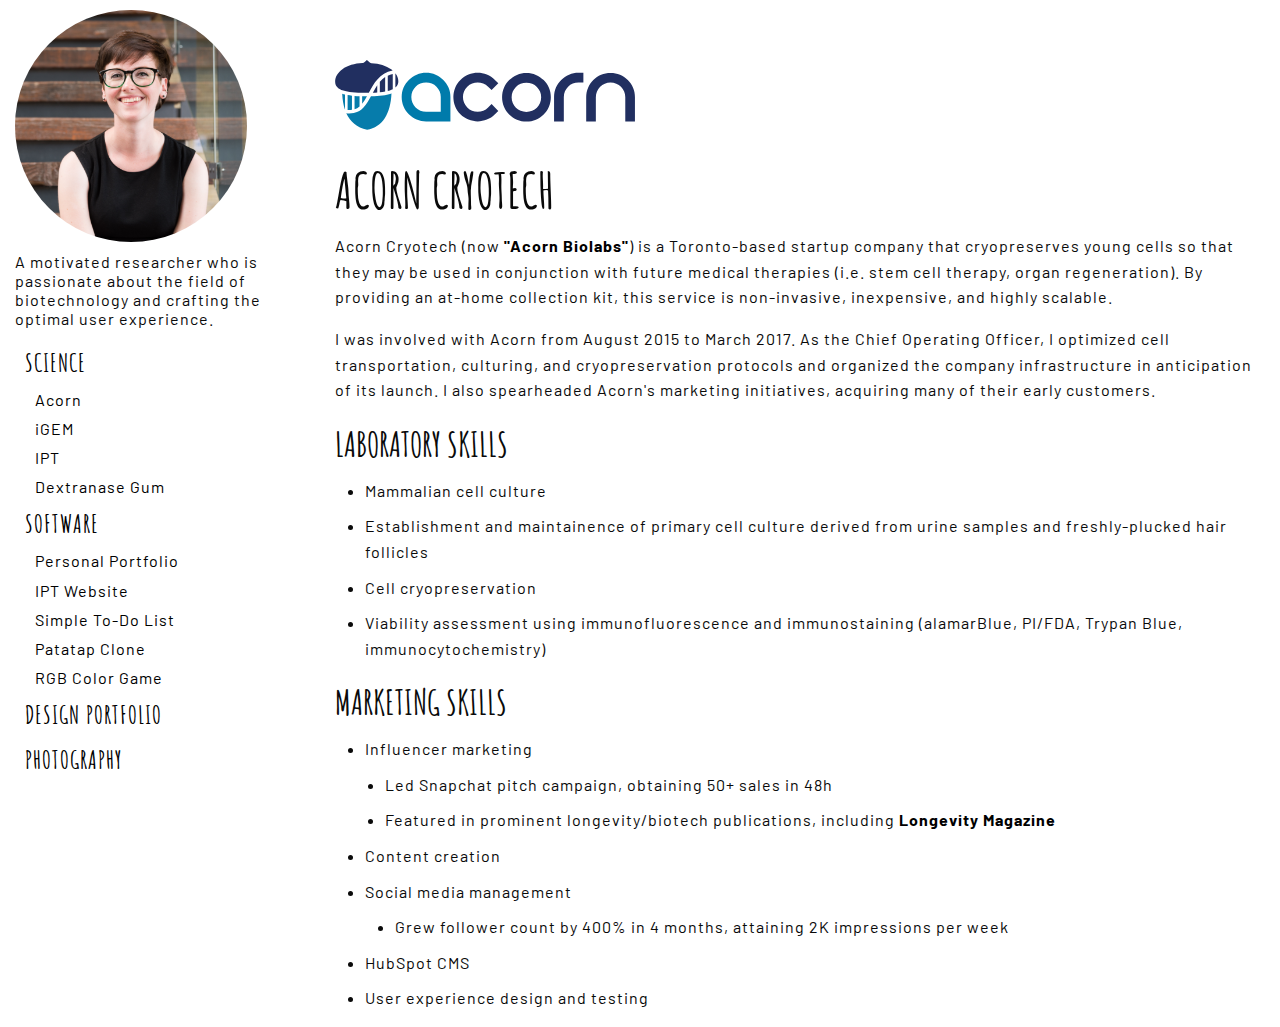
<file: acorn.html>
<!DOCTYPE html>
<html class="no-js" lang="en" dir="ltr">

<head>
	<script async src="https://www.googletagmanager.com/gtag/js?id=UA-117603983-1"></script>
	<script>
		window.dataLayer = window.dataLayer || [];
		function gtag(){dataLayer.push(arguments);}
		gtag('js', new Date());
		gtag('config', 'UA-117603983-1');
	</script>
    <meta charset="utf-8">
    <meta http-equiv="x-ua-compatible" content="ie=edge">
    <meta name="viewport" content="width=device-width, initial-scale=1.0">
    <title>Acorn | Science Projects | Erin Laidley</title>
    <link href="https://fonts.googleapis.com/css?family=Amatic+SC|Barlow" rel="stylesheet">
    <link rel="stylesheet" href="css/foundation.css">
    <link rel="stylesheet" href="css/foundation-icons.css">
    <link rel="stylesheet" href="css/app.css">
  </head>
  <body id="acorn-home">

     <div class="title-bar" data-responsive-toggle="sidebar" data-hide-for="medium">
            <button class="menu-icon" type="button" data-toggle></button>
            <div class="title-bar-title">Menu</div>
        </div>
        <div class="grid-x grid-padding-x">
            <div id="sidebar" class="small-12 medium-4 large-3 cell">
            <a href="index.html"><img id="header-img" src="assets/img/erin02.jpg"></a>
            <p>A motivated researcher who is passionate about the field of biotechnology and crafting the optimal user experience.</p>
            <ul class="no-bullet">
                <li><a href="science.html"><h3>Science</h3></a>
                    <ul class="no-bullet">
                        <li><a href="acorn.html">Acorn</a></li>
                        <li><a href="igem.html">iGEM</a></li>
                        <li><a href="ipt.html">IPT</a></li>
                        <li><a href="dextranase.html">Dextranase Gum</a></li>
                    </ul>
                </li>
                <li><a href="software.html"><h3>Software</h3></a>
                    <ul class="no-bullet">
                        <li><a href="portfolio.html">Personal Portfolio</a></li>
                        <li><a href="ipt-site.html">IPT Website</a></li>
                        <li><a href="to-do.html">Simple To-Do List</a></li>
                        <li><a href="patatap.html">Patatap Clone</a></li>
                        <li><a href="color-game.html">RGB Color Game</a></li>
                    </ul>
                </li>
                <li><a href="https://www.behance.net/ERIN_LAIDLfb1b"><h3>Design Portfolio</h3></a></li>
                <li><a href="https://instagram.com/eclaidley"><h3>Photography</h3></a></li>
            </ul>
        </div>

    <div class="small-12 medium-8 large-9 cell">
        <div class="grid-container fluid">
            <div class="grid-x grid-padding-x">
                <div class="small-8 cell">
                    <img class="science-logo" src="assets/img/acorn-logo.svg" alt="Acorn Cryotech logo">
                </div>
                <div class="small-12 cell">
                    <h1 id="h1secondary">Acorn Cryotech</h1>
                    <p>Acorn Cryotech (now <a target="_blank" href="https://www.acornbiolabs.com"><strong>"Acorn Biolabs"</strong></a>) is a Toronto-based startup company that cryopreserves young cells so that they may be used in conjunction with future medical therapies (i.e. stem cell therapy, organ regeneration). By providing an at-home collection kit, this service is non-invasive, inexpensive, and highly scalable.</p>
                    <p>I was involved with Acorn from August 2015 to March 2017. As the Chief Operating Officer, I optimized cell transportation, culturing, and cryopreservation protocols and organized the company infrastructure in anticipation of its launch. I also spearheaded Acorn's marketing initiatives, acquiring many of their early customers.
                    </p>
                </div>
                <div class="small-12 cell">
                    <h2>Laboratory Skills</h2>
                    <ul>
                        <li>Mammalian cell culture</li>
                        <li>Establishment and maintainence of primary cell culture derived from urine samples and freshly-plucked hair follicles</li>
                        <li>Cell cryopreservation</li>
                        <li>Viability assessment using immunofluorescence and immunostaining (alamarBlue, PI/FDA, Trypan Blue, immunocytochemistry)</li>
                    </ul>
                </div>
                <div class="small-12 cell">
                    <h2>Marketing Skills</h2>
                    <ul>
                        <li>Influencer marketing</li>
                            <ul>
                                <li>Led Snapchat pitch campaign, obtaining 50+ sales in 48h</li>
                                <li>Featured in prominent longevity/biotech publications, including <a target="_blank" href="http://www.longevitylive.com/anti-aging-beauty/freezing-stem-cells-to-stay-young/"><strong>Longevity Magazine</strong></a></li>
                            </ul>
                        <li>Content creation</li>
                        <li>Social media management
                            <ul>
                                <li>Grew follower count by 400% in 4 months, attaining 2K impressions per week</li>
                            </ul>
                        </li>
                        <li>HubSpot CMS</li>
                        <li>User experience design and testing</li>
                    </ul>
                </div>
            </div>
        </div> 
    </div>


    <script src="js/vendor/jquery.js"></script>
    <script src="js/vendor/what-input.js"></script>
    <script src="js/vendor/foundation.js"></script>
    <script src="js/app.js"></script>
  
  </body>
</html>
</file>
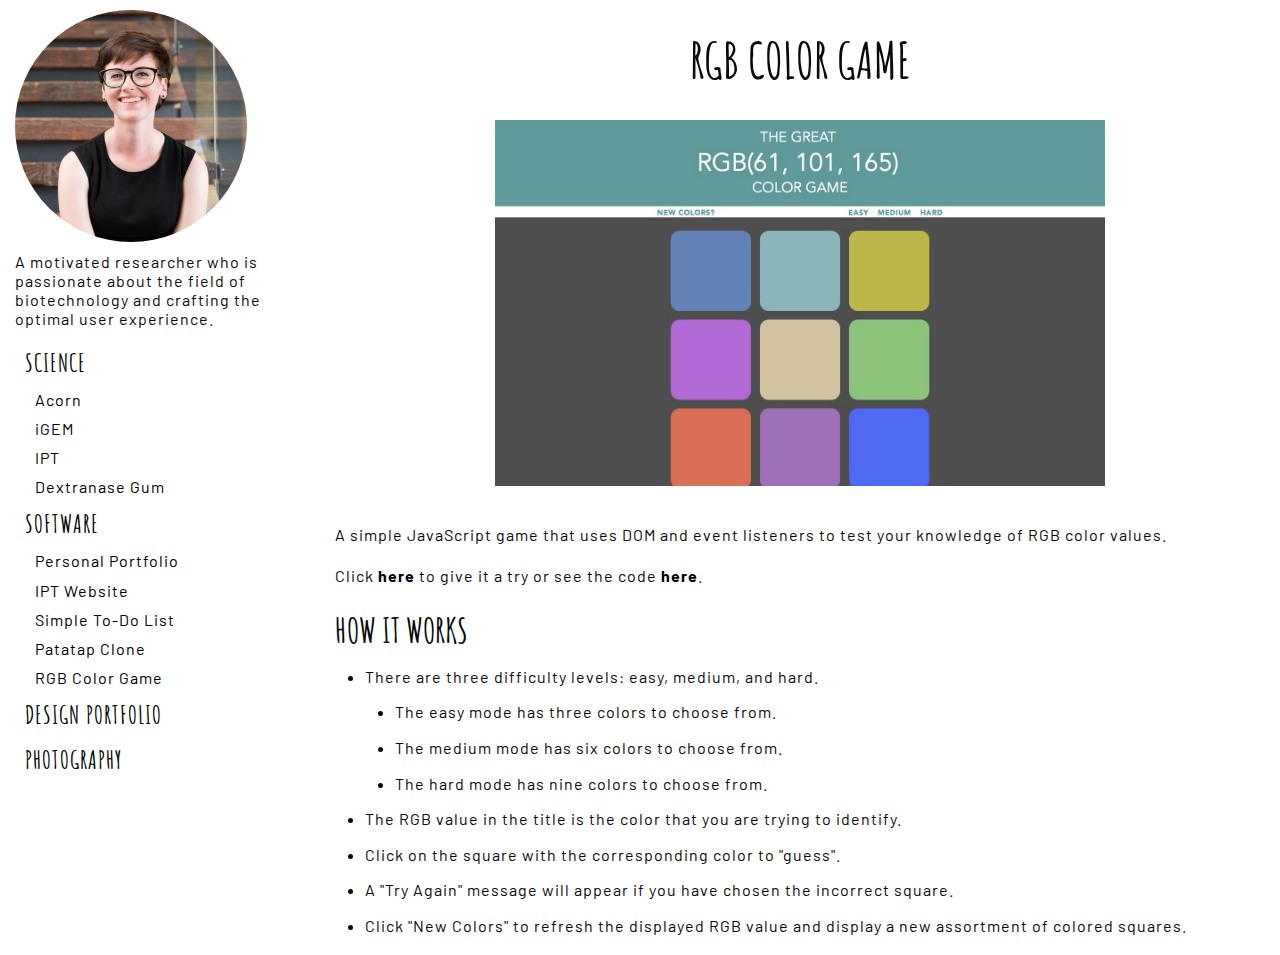
<file: color-game.html>
<!DOCTYPE html>

<html class="no-js" lang="en" dir="ltr">
  
  <head>
    <script async src="https://www.googletagmanager.com/gtag/js?id=UA-117603983-1"></script>
    <script>
        window.dataLayer = window.dataLayer || [];
        function gtag(){dataLayer.push(arguments);}
        gtag('js', new Date());
        gtag('config', 'UA-117603983-1');
    </script>
    <meta charset="utf-8">
    <meta http-equiv="x-ua-compatible" content="ie=edge">
    <meta name="viewport" content="width=device-width, initial-scale=1.0">
    <title>RGB Color Game | Software Projects | Erin Laidley</title>
    <link href="https://fonts.googleapis.com/css?family=Amatic+SC|Barlow" rel="stylesheet">
    <link rel="stylesheet" href="css/foundation.css">
    <link rel="stylesheet" href="css/foundation-icons.css">
    <link rel="stylesheet" href="css/app.css">
  </head>

  <body id="color-game-home">

     <div class="title-bar" data-responsive-toggle="sidebar" data-hide-for="medium">
            <button class="menu-icon" type="button" data-toggle></button>
            <div class="title-bar-title">Menu</div>
        </div>
        <div class="grid-x grid-padding-x">
            <div id="sidebar" class="small-12 medium-4 large-3 cell">
            <a href="index.html"><img id="header-img" src="assets/img/erin02.jpg"></a>
            <p>A motivated researcher who is passionate about the field of biotechnology and crafting the optimal user experience.</p>
            <ul class="no-bullet">
                <li><a href="science.html"><h3>Science</h3></a>
                    <ul class="no-bullet">
                        <li><a href="acorn.html">Acorn</a></li>
                        <li><a href="igem.html">iGEM</a></li>
                        <li><a href="ipt.html">IPT</a></li>
                        <li><a href="dextranase.html">Dextranase Gum</a></li>
                    </ul>
                </li>
                <li><a href="software.html"><h3>Software</h3></a>
                    <ul class="no-bullet">
                        <li><a href="portfolio.html">Personal Portfolio</a></li>
                        <li><a href="ipt-site.html">IPT Website</a></li>
                        <li><a href="to-do.html">Simple To-Do List</a></li>
                        <li><a href="patatap.html">Patatap Clone</a></li>
                        <li><a href="color-game.html">RGB Color Game</a></li>
                    </ul>
                </li>
                <li><a href="https://www.behance.net/ERIN_LAIDLfb1b"><h3>Design Portfolio</h3></a></li>
                <li><a href="https://instagram.com/eclaidley"><h3>Photography</h3></a></li>
            </ul>
        </div>

    <div class="small-12 medium-8 large-9 cell">
      <h1 class="h1secondary">RGB Color Game</h1>
        <div class="grid-container fluid">
          <div class="grid-x grid-padding-x">
            <div id="patatap-img" class="small-8 cell">
              <img src="assets/img/color-game.jpeg" alt="Color game demo" style="opacity: 0.8;">
            </div>
            <div class="small-12 cell">
              <p>A simple JavaScript game that uses DOM and event listeners to test your knowledge of RGB color values.</p>
                <p>Click <strong><a href="https://eclaidley.github.io/rgb-color-game/index">here</a></strong> to give it a try or see the code <strong><a href="https://github.com/eclaidley/rgb-color-game">here</a></strong>.</p>
              <h2>How It Works</h2>
              <ul>
                <li>There are three difficulty levels: easy, medium, and hard.
                  <ul>
                    <li>The easy mode has three colors to choose from.</li>
                    <li>The medium mode has six colors to choose from.</li>
                    <li>The hard mode has nine colors to choose from.</li>
                  </ul>
                </li>
                <li>The RGB value in the title is the color that you are trying to identify.</li>
                <li>Click on the square with the corresponding color to "guess".</li>
                <li>A "Try Again" message will appear if you have chosen the incorrect square.</li>
                <li>Click "New Colors" to refresh the displayed RGB value and display a new assortment of colored squares.</li>
              </ul>
             </div>
          </div>
        </div>
      </div>

   	<script src="js/vendor/jquery.js"></script>
    <script src="js/vendor/what-input.js"></script>
    <script src="js/vendor/foundation.js"></script>
    <script src="js/app.js"></script>
  
  </body>
</html>
</file>
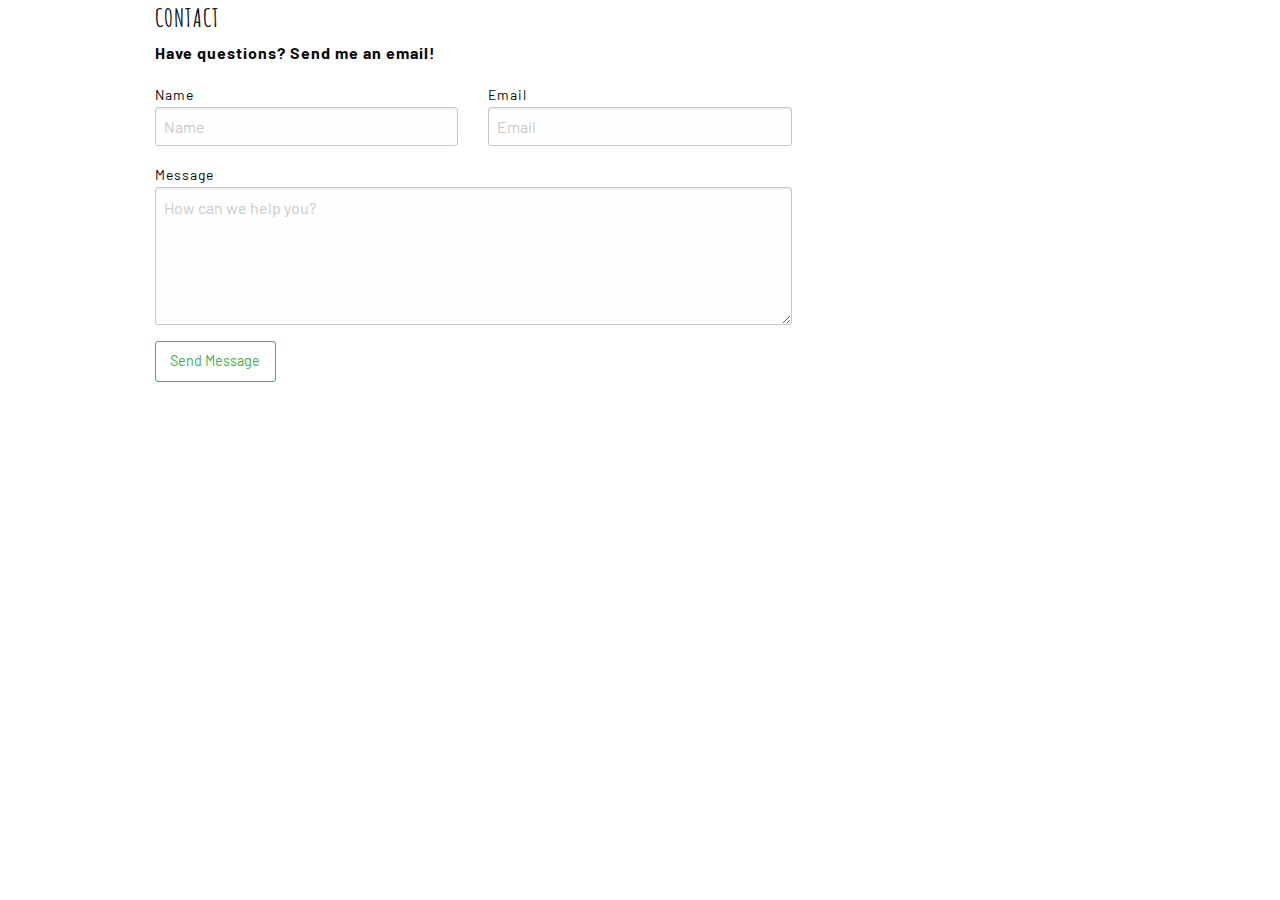
<file: contact.html>
<!DOCTYPE html>

<html class="no-js" lang="en" dir="ltr">
  
  <head>
    <meta charset="utf-8">
    <meta http-equiv="x-ua-compatible" content="ie=edge">
    <meta name="viewport" content="width=device-width, initial-scale=1.0">
    <title>Contact | Erin Laidley</title>
    <link href="https://fonts.googleapis.com/css?family=Amatic+SC|Barlow" rel="stylesheet">
    <link rel="stylesheet" href="css/foundation.css">
    <link rel="stylesheet" href="css/foundation-icons.css">
    <link rel="stylesheet" href="css/app.css">
  </head>

  <body id="contact-home">

    <div id="contact-form" class="grid-container">
      <div class="grid-x grid-padding-x">
        <div class="medium-6 large-8 cell">
          <h3>Contact</h3>
          <p id="contact-form-header"><strong>Have questions? Send me an email!</strong></p>
          <form class="grid-x grid-padding-x">
            <div class="medium-6 cell">
              <label>Name
                <input type="text" placeholder="Name">
              </label>
            </div>
            <div class="medium-6 cell">
              <label>Email
                <input type="text" placeholder="Email">
              </label>
            </div>
            <div class="medium-12 cell">
              <label>Message
                <textarea placeholder="How can we help you?" rows="5"></textarea>
              </label>
            </div>
            <div class="medium-12 cell">
              <input type="submit" name="submit" value="Send Message" class="hollow button medium">
            </div>
          </form>
        </div>
      </div>
    </div>

   <script src="js/vendor/jquery.js"></script>
   <script src="js/vendor/what-input.js"></script>
   <script src="js/vendor/foundation.js"></script>
   <script src="js/app.js"></script>
  
  </body>
</html>
</file>
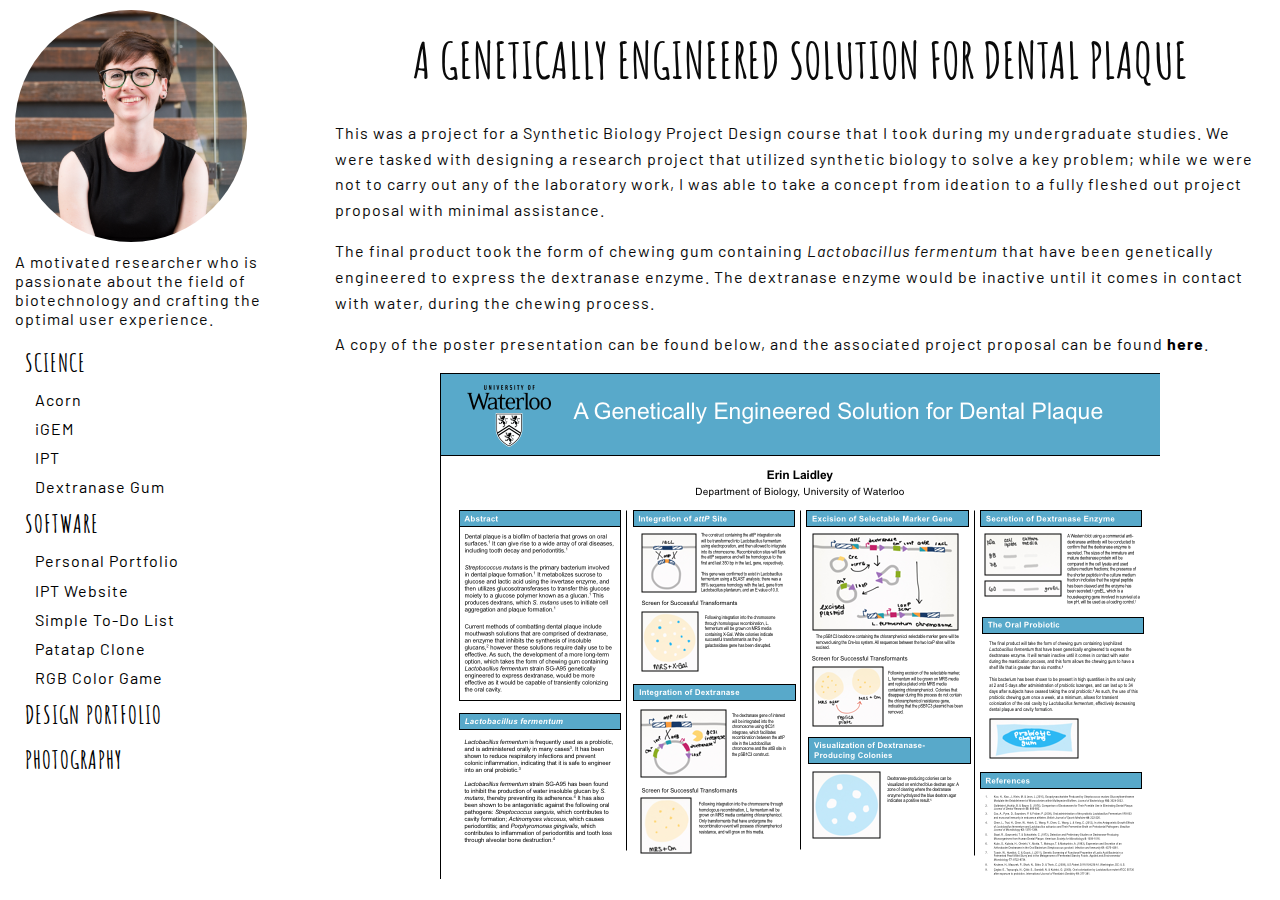
<file: dextranase.html>
<!DOCTYPE html>

<html class="no-js" lang="en" dir="ltr">
  
  <head>
    <script async src="https://www.googletagmanager.com/gtag/js?id=UA-117603983-1"></script>
    <script>
        window.dataLayer = window.dataLayer || [];
        function gtag(){dataLayer.push(arguments);}
        gtag('js', new Date());
        gtag('config', 'UA-117603983-1');
    </script>
    <meta charset="utf-8">
    <meta http-equiv="x-ua-compatible" content="ie=edge">
    <meta name="viewport" content="width=device-width, initial-scale=1.0">
    <title>Dextranase Gum | Science Projects | Erin Laidley</title>
    <link href="https://fonts.googleapis.com/css?family=Amatic+SC|Barlow" rel="stylesheet">
    <link rel="stylesheet" href="css/foundation.css">
    <link rel="stylesheet" href="css/foundation-icons.css">
    <link rel="stylesheet" href="css/app.css">
  </head>

  <body id="dextranase-home">

        <div class="title-bar" data-responsive-toggle="sidebar" data-hide-for="medium">
            <button class="menu-icon" type="button" data-toggle></button>
            <div class="title-bar-title">Menu</div>
        </div>
        <div class="grid-x grid-padding-x">
            <div id="sidebar" class="small-12 medium-4 large-3 cell">
            <a href="index.html"><img id="header-img" src="assets/img/erin02.jpg"></a>
            <p>A motivated researcher who is passionate about the field of biotechnology and crafting the optimal user experience.</p>
            <ul class="no-bullet">
                <li><a href="science.html"><h3>Science</h3></a>
                    <ul class="no-bullet">
                        <li><a href="acorn.html">Acorn</a></li>
                        <li><a href="igem.html">iGEM</a></li>
                        <li><a href="ipt.html">IPT</a></li>
                        <li><a href="dextranase.html">Dextranase Gum</a></li>
                    </ul>
                </li>
                <li><a href="software.html"><h3>Software</h3></a>
                    <ul class="no-bullet">
                        <li><a href="portfolio.html">Personal Portfolio</a></li>
                        <li><a href="ipt-site.html">IPT Website</a></li>
                        <li><a href="to-do.html">Simple To-Do List</a></li>
                        <li><a href="patatap.html">Patatap Clone</a></li>
                        <li><a href="color-game.html">RGB Color Game</a></li>
                    </ul>
                </li>
                <li><a href="https://www.behance.net/ERIN_LAIDLfb1b"><h3>Design Portfolio</h3></a></li>
                <li><a href="https://instagram.com/eclaidley"><h3>Photography</h3></a></li>
            </ul>
        </div>

    <div class="small-12 medium-8 large-9 cell">
        <div class="grid-container fluid">
            <div class="grid-x grid-padding-x">
                <div class="small-12 cell">    
                    <h1 class="h1secondary">A Genetically Engineered Solution for Dental Plaque</h1>
                </div>
                <div class="small-12 cell">
                    <p>This was a project for a Synthetic Biology Project Design course that I took during my undergraduate studies. We were tasked with designing a research project that utilized synthetic biology to solve a key problem; while we were not to carry out any of the laboratory work, I was able to take a concept from ideation to a fully fleshed out project proposal with minimal assistance.</p>
                    <p>The final product took the form of chewing gum containing <em>Lactobacillus fermentum</em> that have been genetically engineered to express the dextranase enzyme. The dextranase enzyme would be inactive until it comes in contact with water, during the chewing process.</p>
                    <p>A copy of the poster presentation can be found below, and the associated project proposal can be found <a href="https://www.dropbox.com/sh/rx9dal8fr5xri9y/AABivrBEMvElL5ITbvpYbf5fa?dl=0"><strong>here</strong></a>.</p>
                </div>
                <div class="small-12 cell text-center">
                    <img id="synbio-poster" src="assets/img/349-Poster.png" alt="A poster showing the experimental process to produce dextranase-based chewing gum">
                </div>
            </div> 
        </div>
    </div>

    <script src="js/vendor/jquery.js"></script>
    <script src="js/vendor/what-input.js"></script>
    <script src="js/vendor/foundation.js"></script>
    <script src="js/app.js"></script>
  
  </body>
</html>
</file>
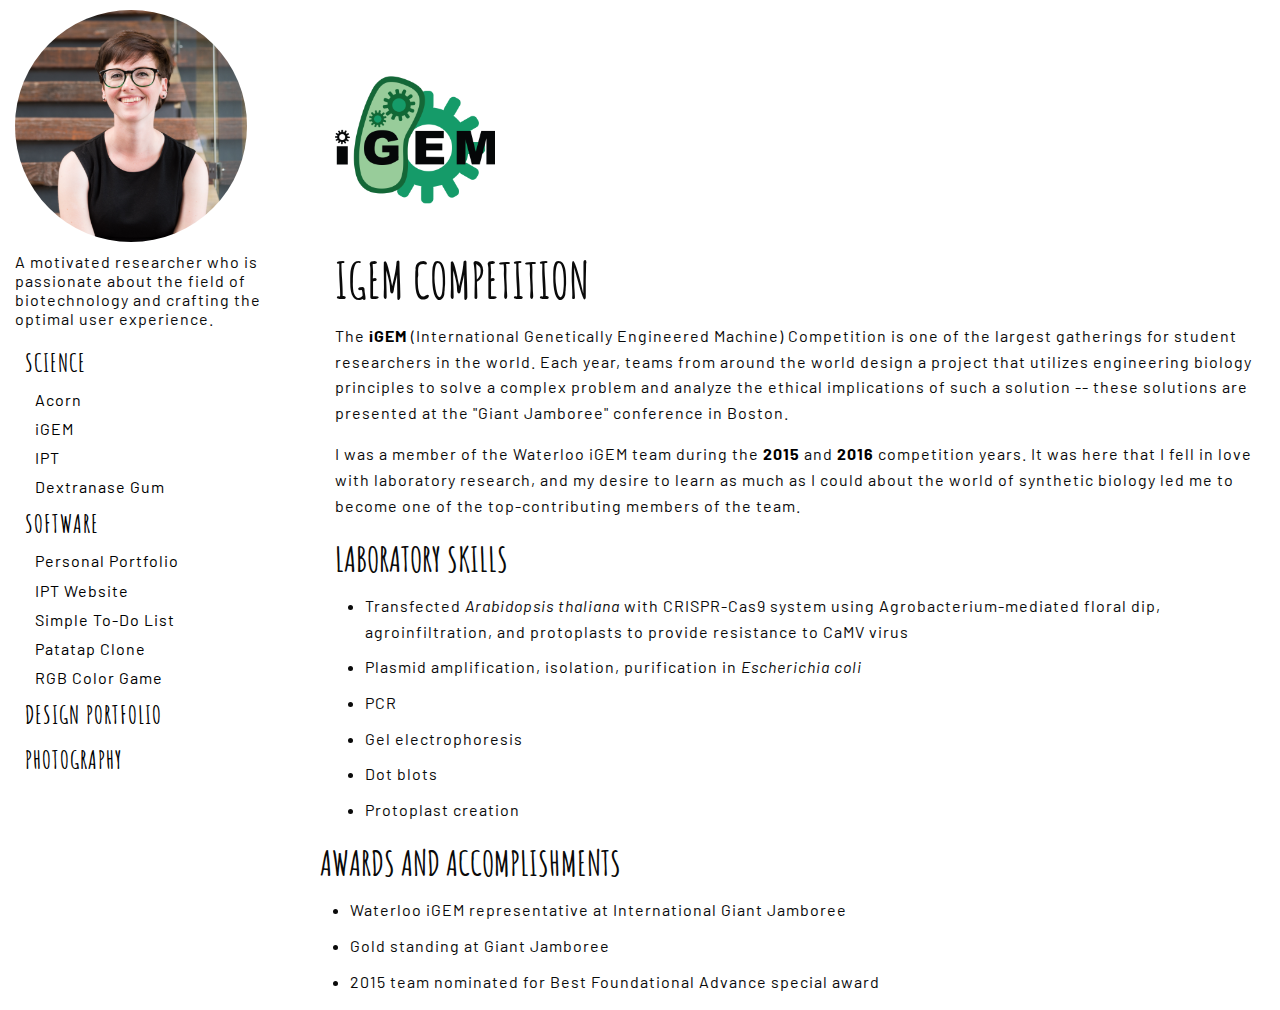
<file: igem.html>
<!DOCTYPE html>

<html class="no-js" lang="en" dir="ltr">
  
  <head>
  <script async src="https://www.googletagmanager.com/gtag/js?id=UA-117603983-1"></script>
  <script>
    window.dataLayer = window.dataLayer || [];
    function gtag(){dataLayer.push(arguments);}
    gtag('js', new Date());
    gtag('config', 'UA-117603983-1');
  </script>
    <meta charset="utf-8">
    <meta http-equiv="x-ua-compatible" content="ie=edge">
    <meta name="viewport" content="width=device-width, initial-scale=1.0">
    <title>iGEM | Science Projects | Erin Laidley</title>
    <link href="https://fonts.googleapis.com/css?family=Amatic+SC|Barlow" rel="stylesheet">
    <link rel="stylesheet" href="css/foundation.css">
    <link rel="stylesheet" href="css/foundation-icons.css">
    <link rel="stylesheet" href="css/app.css">
  </head>

  <body id="igem-home">

    <div class="title-bar" data-responsive-toggle="sidebar" data-hide-for="medium">
      <button class="menu-icon" type="button" data-toggle></button>
      <div class="title-bar-title">Menu</div>
    </div>
    <div class="grid-x grid-padding-x">
      <div id="sidebar" class="small-12 medium-4 large-3 cell">
        <a href="index.html"><img id="header-img" src="assets/img/erin02.jpg"></a>
        <p>A motivated researcher who is passionate about the field of biotechnology and crafting the optimal user experience.</p>
        <ul class="no-bullet">
          <li><a href="science.html"><h3>Science</h3></a>
            <ul class="no-bullet">
              <li><a href="acorn.html">Acorn</a></li>
              <li><a href="igem.html">iGEM</a></li>
              <li><a href="ipt.html">IPT</a></li>
              <li><a href="dextranase.html">Dextranase Gum</a></li>
            </ul>
          </li>
          <li><a href="software.html"><h3>Software</h3></a>
            <ul class="no-bullet">
              <li><a href="portfolio.html">Personal Portfolio</a></li>
              <li><a href="ipt-site.html">IPT Website</a></li>
              <li><a href="to-do.html">Simple To-Do List</a></li>
              <li><a href="patatap.html">Patatap Clone</a></li>
              <li><a href="color-game.html">RGB Color Game</a></li>
            </ul>
          </li>
          <li><a href="https://www.behance.net/ERIN_LAIDLfb1b"><h3>Design Portfolio</h3></a></li>
          <li><a href="https://instagram.com/eclaidley"><h3>Photography</h3></a></li>
        </ul>
      </div>

      <div class="small-12 medium-8 large-9 cell">
        <div class="grid-container fluid">
            <div class="grid-x grid-padding-x">
                <div class="small-12 cell">
                    <img class="science-logo" src="assets/img/igem-logo.png" alt="iGEM logo" style="width: 160px;">
                </div>
                <div class="small-8 cell">    
                    <h1 id="h1secondary">iGEM Competition</h1>
                </div>
                <div class="small-12 cell">
                    <p>The <a target="_blank" href="http://igem.org/Main_Page"><strong>iGEM</strong></a> (International Genetically Engineered Machine) Competition is one of the largest gatherings for student researchers in the world. Each year, teams from around the world design a project that utilizes engineering biology principles to solve a complex problem and analyze the ethical implications of such a solution -- these solutions are presented at the "Giant Jamboree" conference in Boston.</p>
                    <p>I was a member of the Waterloo iGEM team during the <a target="_blank" href="http://2015.igem.org/Team:Waterloo"><strong>2015</strong></a> and <a target="_blank" href="http://2016.igem.org/Team:Waterloo"><strong>2016</strong></a> competition years. It was here that I fell in love with laboratory research, and my desire to learn as much as I could about the world of synthetic biology led me to become one of the top-contributing members of the team.</p>
                </div>
                <div class="small-12 cell">
                    <h2>Laboratory Skills</h2>
                    <ul>
                        <li> Transfected <em>Arabidopsis thaliana</em> with CRISPR-Cas9 system using Agrobacterium-mediated floral dip, agroinfiltration, and protoplasts to provide resistance to CaMV virus</li>
                        <li>Plasmid amplification, isolation, purification in <em>Escherichia coli</em></li>
                        <li>PCR</li>
                        <li>Gel electrophoresis</li>
                        <li>Dot blots</li>
                        <li>Protoplast creation</li>
                    </ul>
                </div>
                <div>
                    <h2>Awards and Accomplishments</h2>
                    <ul>
                        <li>Waterloo iGEM representative at International Giant Jamboree</li>
                        <li>Gold standing at Giant Jamboree</li>
                        <li>2015 team nominated for Best Foundational Advance special award</li>
                    </ul>
                </div>
            </div> 
        </div>
    </div>


    <script src="js/vendor/jquery.js"></script>
    <script src="js/vendor/what-input.js"></script>
    <script src="js/vendor/foundation.js"></script>
    <script src="js/app.js"></script>
  
  </body>
</html>
</file>
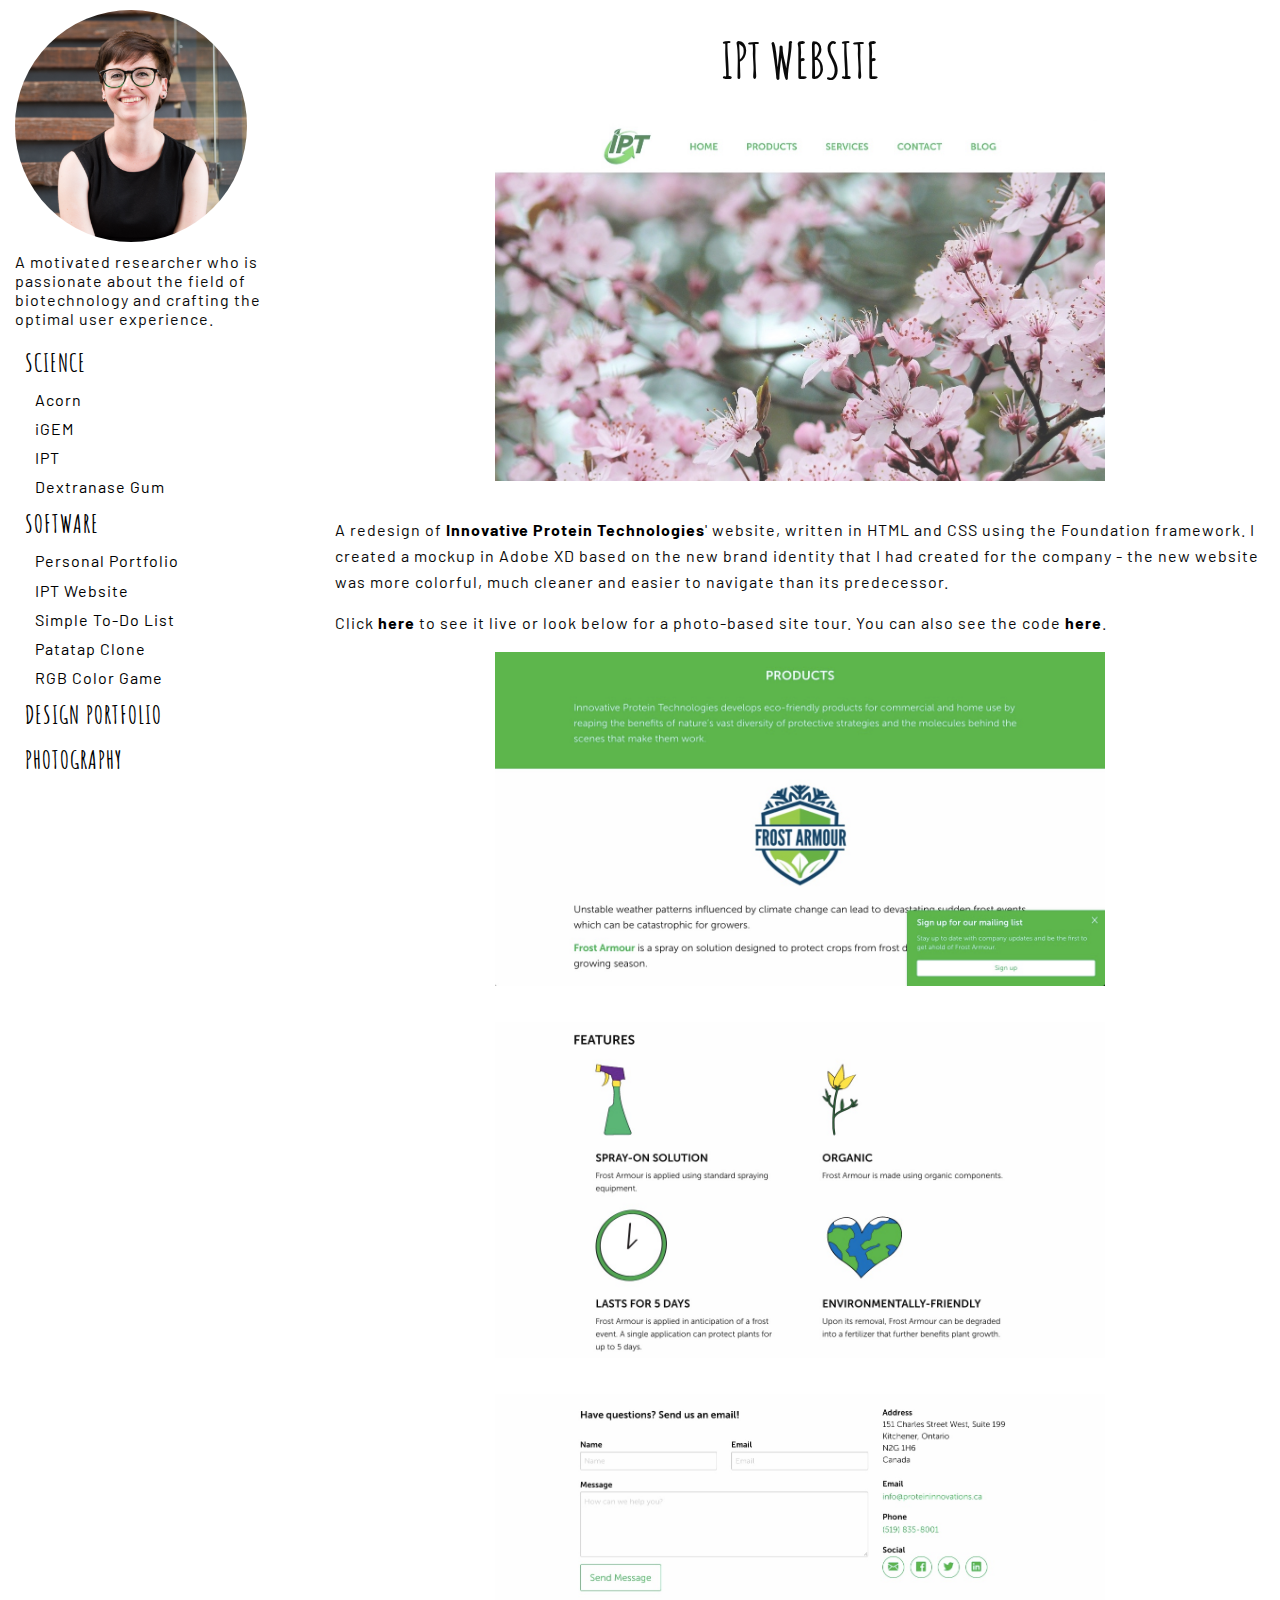
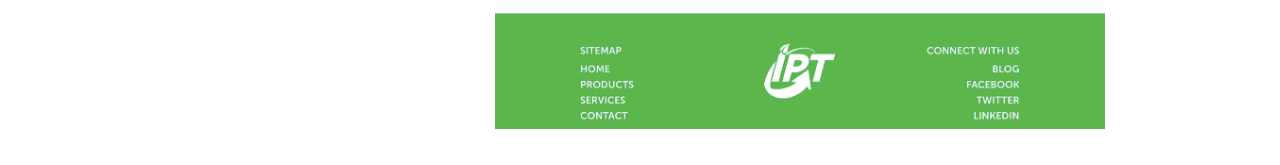
<file: ipt-site.html>
<!DOCTYPE html>

<html class="no-js" lang="en" dir="ltr">
  
<head>
  <script async src="https://www.googletagmanager.com/gtag/js?id=UA-117603983-1"></script>
  <script>
    window.dataLayer = window.dataLayer || [];
    function gtag(){dataLayer.push(arguments);}
    gtag('js', new Date());
    gtag('config', 'UA-117603983-1');
  </script>
    <meta charset="utf-8">
    <meta http-equiv="x-ua-compatible" content="ie=edge">
    <meta name="viewport" content="width=device-width, initial-scale=1.0">
    <title>IPT Website | Software Projects | Erin Laidley</title>
    <link href="https://fonts.googleapis.com/css?family=Amatic+SC|Barlow" rel="stylesheet">
    <link rel="stylesheet" href="css/foundation.css">
    <link rel="stylesheet" href="css/foundation-icons.css">
    <link rel="stylesheet" href="css/app.css">
  </head>

  <body id="patatap-clone">

    <div class="title-bar" data-responsive-toggle="sidebar" data-hide-for="medium">
      <button class="menu-icon" type="button" data-toggle></button>
      <div class="title-bar-title">Menu</div>
    </div>
    <div class="grid-x grid-padding-x">
      <div id="sidebar" class="small-12 medium-4 large-3 cell">
        <a href="index.html"><img id="header-img" src="assets/img/erin02.jpg"></a>
        <p>A motivated researcher who is passionate about the field of biotechnology and crafting the optimal user experience.</p>
        <ul class="no-bullet">
          <li><a href="science.html"><h3>Science</h3></a>
            <ul class="no-bullet">
              <li><a href="acorn.html">Acorn</a></li>
              <li><a href="igem.html">iGEM</a></li>
              <li><a href="ipt.html">IPT</a></li>
              <li><a href="dextranase.html">Dextranase Gum</a></li>
            </ul>
          </li>
          <li><a href="software.html"><h3>Software</h3></a>
            <ul class="no-bullet">
              <li><a href="portfolio.html">Personal Portfolio</a></li>
              <li><a href="ipt-site.html">IPT Website</a></li>
              <li><a href="to-do.html">Simple To-Do List</a></li>
              <li><a href="patatap.html">Patatap Clone</a></li>
              <li><a href="color-game.html">RGB Color Game</a></li>
            </ul>
          </li>
          <li><a href="https://www.behance.net/ERIN_LAIDLfb1b"><h3>Design Portfolio</h3></a></li>
          <li><a href="https://instagram.com/eclaidley"><h3>Photography</h3></a></li>
        </ul>
      </div>

      <div class="small-12 medium-8 large-9 cell">
        <h1 class="h1secondary">IPT Website</h1>
        <div class="grid-container fluid">
          <div class="grid-x grid-padding-x">
            <div id="ipt-img" class="small-8 cell">
              <img src="assets/img/ipt.jpeg" alt="IPT website homepage" style="opacity: 0.8;">
            </div>
            <div class="small-12 cell">
              <p>A redesign of <strong><a target="_blank" href="http://www.proteininnovations.ca">Innovative Protein Technologies</a></strong>' website, written in HTML and CSS using the Foundation framework. I created a mockup in Adobe XD based on the new brand identity that I had created for the company - the new website was more colorful, much cleaner and easier to navigate than its predecessor.</p>
              <p>Click <strong><a target="_blank" href="http://www.proteininnovations.ca/">here</a></strong> to see it live or look below for a photo-based site tour. You can also see the code <strong><a href="https://github.com/eclaidley/IPT-website">here</a></strong>.</p>
            </div>
            <div id="ipt-img" class="small-8 cell">
              <img src="assets/img/ipt-products.jpeg" alt="IPT website products page">
            </div>
            <div id="ipt-img" class="small-8 cell">
              <img src="assets/img/ipt-features.jpeg" alt="IPT website features page">
            </div>
            <div id="ipt-img" class="small-8 cell">
              <img src="assets/img/ipt-contact.jpeg" alt="IPT website contact page">
            </div>
          </div>
        </div>
      </div>
	
   	<script src="js/vendor/jquery.js"></script>
    <script src="js/vendor/what-input.js"></script>
    <script src="js/vendor/foundation.js"></script>
    <script src="js/app.js"></script>
  
  </body>
</html>
</file>
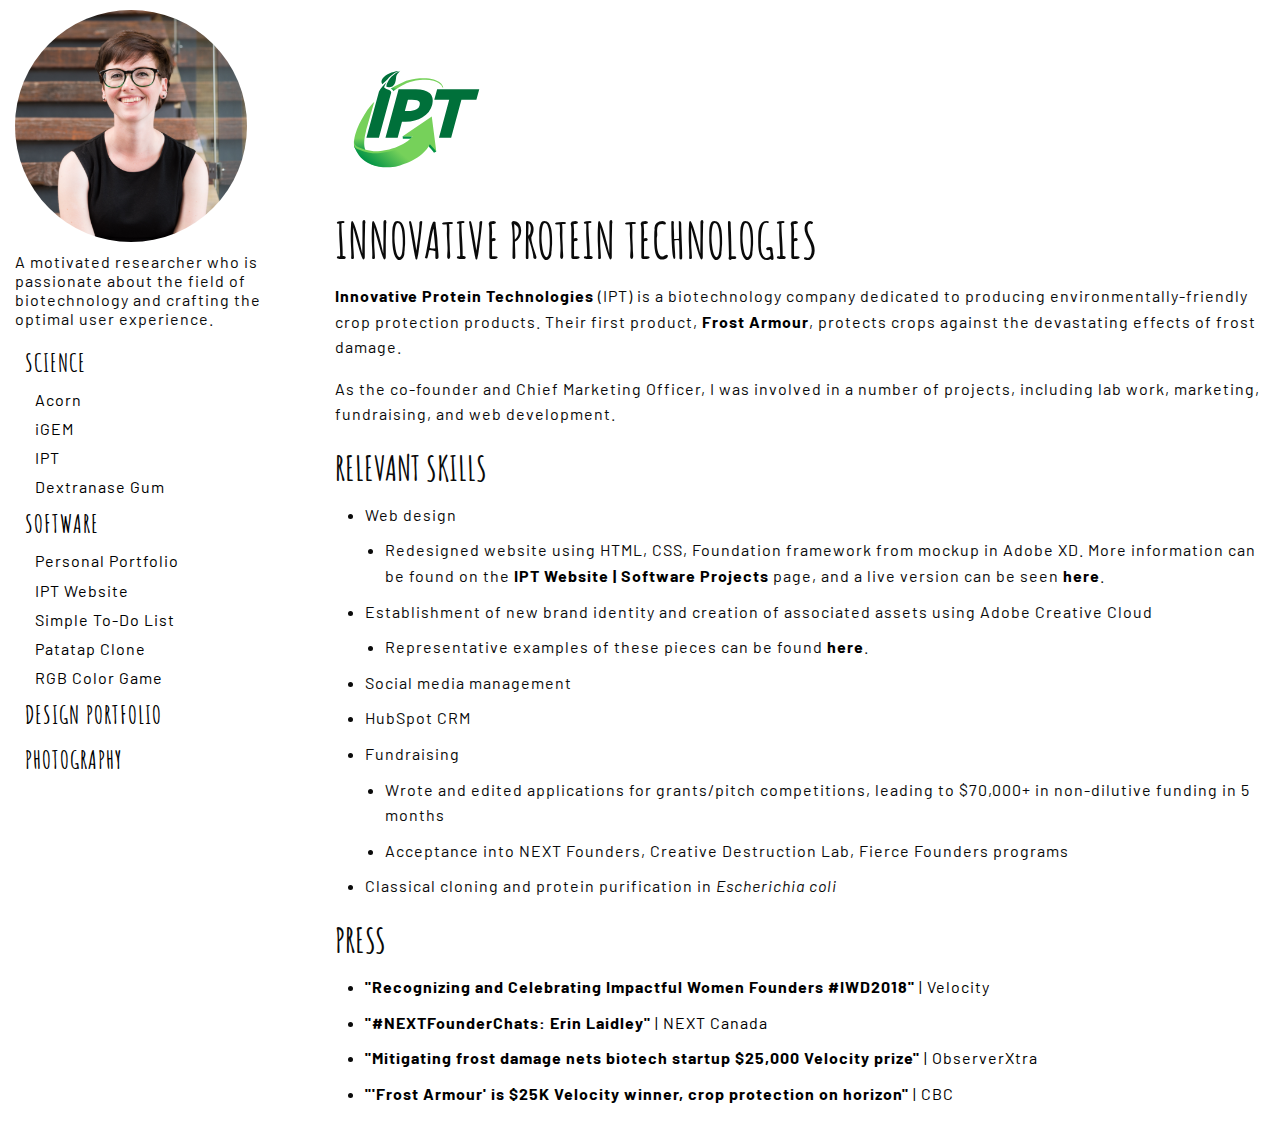
<file: ipt.html>
<!DOCTYPE html>

<html class="no-js" lang="en" dir="ltr">
  <head>
  <script async src="https://www.googletagmanager.com/gtag/js?id=UA-117603983-1"></script>
  <script>
    window.dataLayer = window.dataLayer || [];
    function gtag(){dataLayer.push(arguments);}
    gtag('js', new Date());
    gtag('config', 'UA-117603983-1');
  </script>
    <meta charset="utf-8">
    <meta http-equiv="x-ua-compatible" content="ie=edge">
    <meta name="viewport" content="width=device-width, initial-scale=1.0">
    <title>IPT | Science Projects | Erin Laidley</title>
    <link href="https://fonts.googleapis.com/css?family=Amatic+SC|Barlow" rel="stylesheet">
    <link rel="stylesheet" href="css/foundation.css">
    <link rel="stylesheet" href="css/foundation-icons.css">
    <link rel="stylesheet" href="css/app.css">
  </head>

  <body id="ipt-home">

    <div class="title-bar" data-responsive-toggle="sidebar" data-hide-for="medium">
      <button class="menu-icon" type="button" data-toggle></button>
      <div class="title-bar-title">Menu</div>
    </div>
    <div class="grid-x grid-padding-x">
      <div id="sidebar" class="small-12 medium-4 large-3 cell">
        <a href="index.html"><img id="header-img" src="assets/img/erin02.jpg"></a>
        <p>A motivated researcher who is passionate about the field of biotechnology and crafting the optimal user experience.</p>
        <ul class="no-bullet">
          <li><a href="science.html"><h3>Science</h3></a>
            <ul class="no-bullet">
              <li><a href="acorn.html">Acorn</a></li>
              <li><a href="igem.html">iGEM</a></li>
              <li><a href="ipt.html">IPT</a></li>
              <li><a href="dextranase.html">Dextranase Gum</a></li>
            </ul>
          </li>
          <li><a href="software.html"><h3>Software</h3></a>
            <ul class="no-bullet">
              <li><a href="portfolio.html">Personal Portfolio</a></li>
              <li><a href="ipt-site.html">IPT Website</a></li>
              <li><a href="to-do.html">Simple To-Do List</a></li>
              <li><a href="patatap.html">Patatap Clone</a></li>
              <li><a href="color-game.html">RGB Color Game</a></li>
            </ul>
          </li>
          <li><a href="https://www.behance.net/ERIN_LAIDLfb1b"><h3>Design Portfolio</h3></a></li>
          <li><a href="https://instagram.com/eclaidley"><h3>Photography</h3></a></li>
        </ul>
      </div>

      <div class="small-12 medium-8 large-9 cell">
        <div class="grid-container fluid">
            <div class="grid-x grid-padding-x">
                <div class="small-8 cell">
                    <img class="science-logo" src="assets/img/ipt-logo.svg" alt="IPT logo">
                </div>
                <div class="small-12 cell">
                    <h1 id="h1secondary">Innovative Protein Technologies</h1>
                    <p><strong><a target="_blank" href="http://www.proteininnovations.ca">Innovative Protein Technologies</a></strong> (IPT) is a biotechnology company dedicated to producing environmentally-friendly crop protection products. Their first product, <a target="_blank" href="http://www.proteininnovations.ca/products.html"><strong>Frost Armour</strong></a>, protects crops against the devastating effects of frost damage.</p>
                    <p>As the co-founder and Chief Marketing Officer, I was involved in a number of projects, including lab work, marketing, fundraising, and web development.</p>
                </div>
                <div class="small-12 cell">
                    <h2>Relevant Skills</h2>
                    <ul>
                        <li>Web design</li>
                            <ul>
                                <li>Redesigned website using HTML, CSS, Foundation framework from mockup in Adobe XD. More information can be found on the <a href="ipt-site.html"><strong>IPT Website | Software Projects</strong></a> page, and a live version can be seen <a target="_blank" href="www.proteininnovations.ca"><strong>here</strong></a>.</li>
                            </ul>
                        <li>Establishment of new brand identity and creation of associated assets using Adobe Creative Cloud</li>
                            <ul>
                                <li>Representative examples of these pieces can be found <a href="https://www.dropbox.com/sh/h3h18chekncy9d6/AADSZaWVm0V9F2qZXzNrK74Xa?dl=0"><strong>here</strong></a>.</li>
                            </ul>
                        <li>Social media management</li>
                        <li>HubSpot CRM</li>
                        <li>Fundraising</li>
                            <ul>
                                <li>Wrote and edited applications for grants/pitch competitions, leading to $70,000+ in non-dilutive funding in 5 months</li>
                                <li>Acceptance into NEXT Founders, Creative Destruction Lab, Fierce Founders programs</li>
                            </ul>
                        <li>Classical cloning and protein purification in <em>Escherichia coli</em></li>
                    </ul>
                </div>
                <div class="small-12 cell">
                    <h2>Press</h2>
                    <ul>
                    	<li><a target="_blank" href="http://velocity.uwaterloo.ca/2018/03/recognizing-and-celebrating-impactful-women-founders-iwd2018/"><strong>"Recognizing and Celebrating Impactful Women Founders #IWD2018"</strong> | Velocity</a></li>
                        <li><a target="_blank" href="https://medium.com/next-canada/nextfounderchats-erin-laidley-e06a2798458"><strong>"#NEXTFounderChats: Erin Laidley"</strong> | NEXT Canada</a></li>
                        <li>
                            <a target="_blank" href="https://observerxtra.com/2017/07/27/mitigating-frost-damage-nets-biotech-startup-25000-velocity-prize/"><strong>"Mitigating frost damage nets biotech startup $25,000 Velocity prize"</strong> | ObserverXtra</a>
                        </li>
                        <li><a target="_blank" href="http://www.cbc.ca/news/canada/kitchener-waterloo/frost-protection-crops-velocity-fund-innovative-protein-technologies-1.4216700"><strong>"'Frost Armour' is $25K Velocity winner, crop protection on horizon"</strong> | CBC</a></li>
                    </ul>
                </div>
            </div> 
        </div>
    </div>

    <script src="js/vendor/jquery.js"></script>
    <script src="js/vendor/what-input.js"></script>
    <script src="js/vendor/foundation.js"></script>
    <script src="js/app.js"></script>
  
  </body>
</html>
</file>
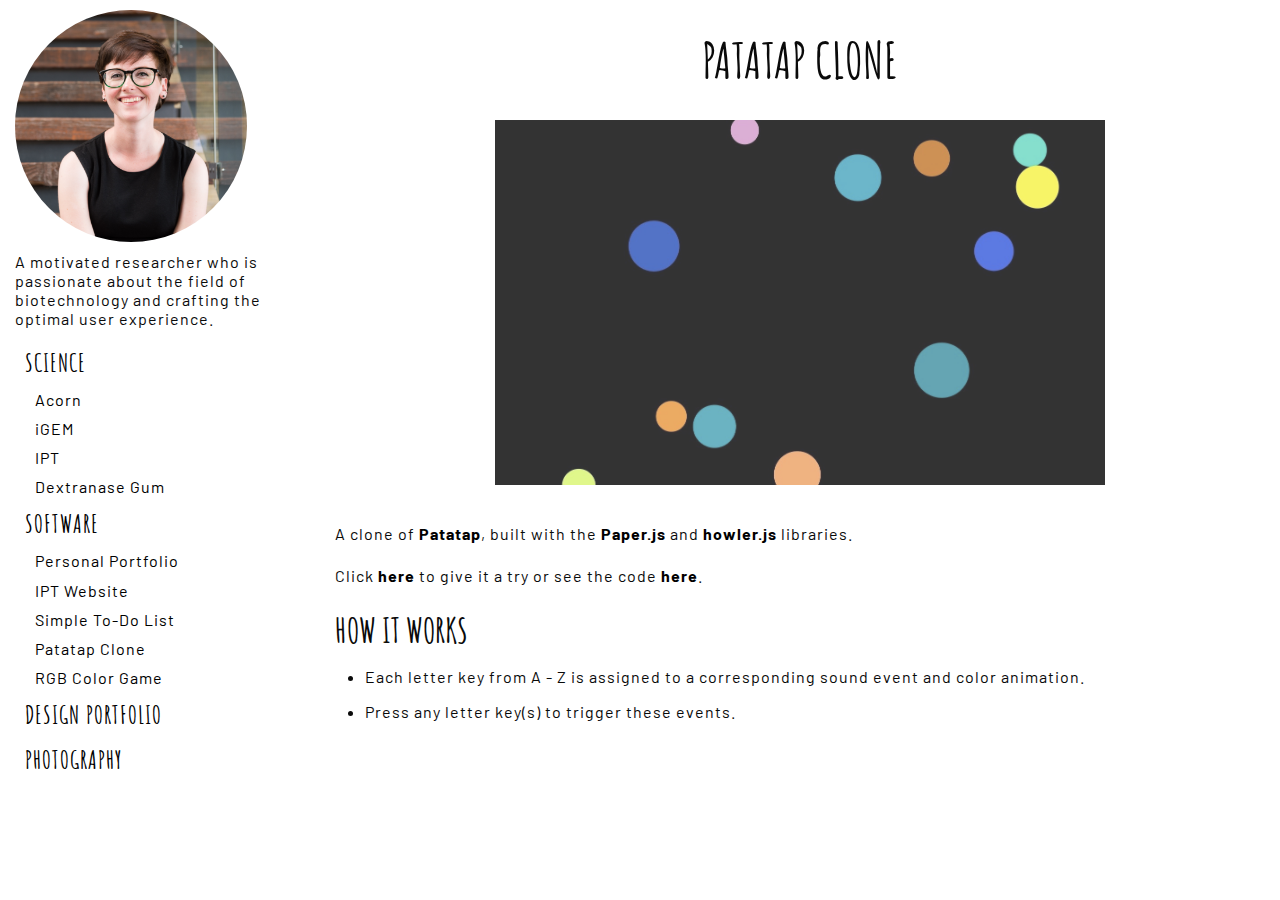
<file: patatap.html>
<!DOCTYPE html>

<html class="no-js" lang="en" dir="ltr">
  
  <head>
    <script async src="https://www.googletagmanager.com/gtag/js?id=UA-117603983-1"></script>
    <script>
      window.dataLayer = window.dataLayer || [];
      function gtag(){dataLayer.push(arguments);}
      gtag('js', new Date());
      gtag('config', 'UA-117603983-1');
    </script>
    <meta charset="utf-8">
    <meta http-equiv="x-ua-compatible" content="ie=edge">
    <meta name="viewport" content="width=device-width, initial-scale=1.0">
    <title>Patatap Clone | Software Projects | Erin Laidley</title>
    <link href="https://fonts.googleapis.com/css?family=Amatic+SC|Barlow" rel="stylesheet">
    <link rel="stylesheet" href="css/foundation.css">
    <link rel="stylesheet" href="css/foundation-icons.css">
    <link rel="stylesheet" href="css/app.css">
  </head>

  <body id="patatap-clone">

    <div class="title-bar" data-responsive-toggle="sidebar" data-hide-for="medium">
      <button class="menu-icon" type="button" data-toggle></button>
      <div class="title-bar-title">Menu</div>
    </div>
    <div class="grid-x grid-padding-x">
      <div id="sidebar" class="small-12 medium-4 large-3 cell">
        <a href="index.html"><img id="header-img" src="assets/img/erin02.jpg"></a>
        <p>A motivated researcher who is passionate about the field of biotechnology and crafting the optimal user experience.</p>
        <ul class="no-bullet">
          <li><a href="science.html"><h3>Science</h3></a>
            <ul class="no-bullet">
              <li><a href="acorn.html">Acorn</a></li>
              <li><a href="igem.html">iGEM</a></li>
              <li><a href="ipt.html">IPT</a></li>
              <li><a href="dextranase.html">Dextranase Gum</a></li>
            </ul>
          </li>
          <li><a href="software.html"><h3>Software</h3></a>
            <ul class="no-bullet">
              <li><a href="portfolio.html">Personal Portfolio</a></li>
              <li><a href="ipt-site.html">IPT Website</a></li>
              <li><a href="to-do.html">Simple To-Do List</a></li>
              <li><a href="patatap.html">Patatap Clone</a></li>
              <li><a href="color-game.html">RGB Color Game</a></li>
            </ul>
          </li>
          <li><a href="https://www.behance.net/ERIN_LAIDLfb1b"><h3>Design Portfolio</h3></a></li>
          <li><a href="https://instagram.com/eclaidley"><h3>Photography</h3></a></li>
        </ul>
      </div>

      <div class="small-12 medium-8 large-9 cell">
        <h1 class="h1secondary">Patatap Clone</h1>
        <div class="grid-container fluid">
          <div class="grid-x grid-padding-x">
            <div id="color-game-img" class="small-8 cell">
              <img src="assets/img/patatap.jpeg" alt="Patatap clone demo" style="opacity: 0.8;">
            </div>
            <div class="small-12 cell">
              <p>A clone of <strong><a target="_blank" href="https://patatap.com/">Patatap</a></strong>, built with the <strong><a target="_blank" href="http://paperjs.org/">Paper.js</a></strong> and <strong><a href="https://howlerjs.com/">howler.js</a></strong> libraries.</p>
              <p>Click <strong><a href="https://eclaidley.github.io/patatap-clone/">here</a></strong> to give it a try or see the code <strong><a href="https://github.com/eclaidley/patatap-clone">here</a></strong>.</p>
              <h2>How It Works</h2>
              <ul>
                <li>Each letter key from A - Z is assigned to a corresponding sound event and color animation.</li>
                <li>Press any letter key(s) to trigger these events.</li>
              </ul>
             </div>
          </div>
        </div>
      </div>
	
   	<script src="js/vendor/jquery.js"></script>
    <script src="js/vendor/what-input.js"></script>
    <script src="js/vendor/foundation.js"></script>
    <script src="js/app.js"></script>
  
  </body>
</html>
</file>
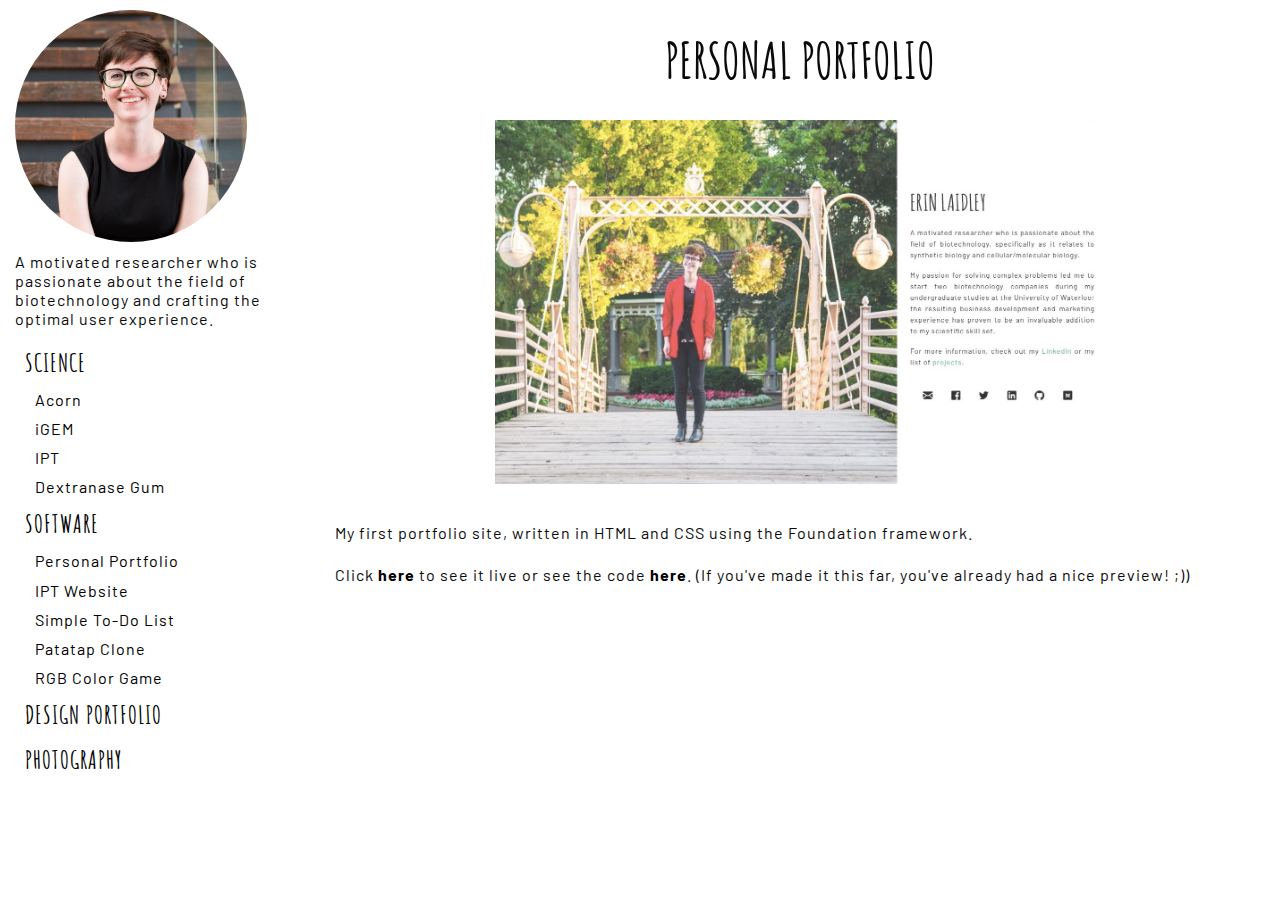
<file: portfolio.html>
<!DOCTYPE html>

<html class="no-js" lang="en" dir="ltr">
  
  <head>
    <script async src="https://www.googletagmanager.com/gtag/js?id=UA-117603983-1"></script>
    <script>
      window.dataLayer = window.dataLayer || [];
      function gtag(){dataLayer.push(arguments);}
      gtag('js', new Date());
      gtag('config', 'UA-117603983-1');
    </script>
    <meta charset="utf-8">
    <meta http-equiv="x-ua-compatible" content="ie=edge">
    <meta name="viewport" content="width=device-width, initial-scale=1.0">
    <title>Personal Portfolio | Software Projects | Erin Laidley</title>
    <link href="https://fonts.googleapis.com/css?family=Amatic+SC|Barlow" rel="stylesheet">
    <link rel="stylesheet" href="css/foundation.css">
    <link rel="stylesheet" href="css/foundation-icons.css">
    <link rel="stylesheet" href="css/app.css">
  </head>

  <body id="patatap-clone">

    <div class="title-bar" data-responsive-toggle="sidebar" data-hide-for="medium">
      <button class="menu-icon" type="button" data-toggle></button>
      <div class="title-bar-title">Menu</div>
    </div>
    <div class="grid-x grid-padding-x">
      <div id="sidebar" class="small-12 medium-4 large-3 cell">
        <a href="index.html"><img id="header-img" src="assets/img/erin02.jpg"></a>
        <p>A motivated researcher who is passionate about the field of biotechnology and crafting the optimal user experience.</p>
        <ul class="no-bullet">
          <li><a href="science.html"><h3>Science</h3></a>
            <ul class="no-bullet">
              <li><a href="acorn.html">Acorn</a></li>
              <li><a href="igem.html">iGEM</a></li>
              <li><a href="ipt.html">IPT</a></li>
              <li><a href="dextranase.html">Dextranase Gum</a></li>
            </ul>
          </li>
          <li><a href="software.html"><h3>Software</h3></a>
            <ul class="no-bullet">
              <li><a href="portfolio.html">Personal Portfolio</a></li>
              <li><a href="ipt-site.html">IPT Website</a></li>
              <li><a href="to-do.html">Simple To-Do List</a></li>
              <li><a href="patatap.html">Patatap Clone</a></li>
              <li><a href="color-game.html">RGB Color Game</a></li>
            </ul>
          </li>
          <li><a href="https://www.behance.net/ERIN_LAIDLfb1b"><h3>Design Portfolio</h3></a></li>
          <li><a href="https://instagram.com/eclaidley"><h3>Photography</h3></a></li>
        </ul>
      </div>

      <div class="small-12 medium-8 large-9 cell">
        <h1 class="h1secondary">Personal Portfolio</h1>

        <div class="grid-container fluid">
          <div class="grid-x grid-padding-x">
            <div id="portfolio-img" class="small-8 cell">
              <img src="assets/img/portfolio.jpeg" alt="Personal portfolio homepage" style="opacity: 0.8;">
            </div>
            <div class="small-12 cell">
              <p>My first portfolio site, written in HTML and CSS using the Foundation framework.</p>
              <p>Click <strong><a href="https://eclaidley.github.io">here</a></strong> to see it live or see the code <strong><a href="https://github.com/eclaidley/eclaidley.github.io">here</a></strong>. (If you've made it this far, you've already had a nice preview! ;))</p>
            </div>
        </div>
      </div>
	
   	<script src="js/vendor/jquery.js"></script>
    <script src="js/vendor/what-input.js"></script>
    <script src="js/vendor/foundation.js"></script>
    <script src="js/app.js"></script>
  
  </body>
</html>
</file>
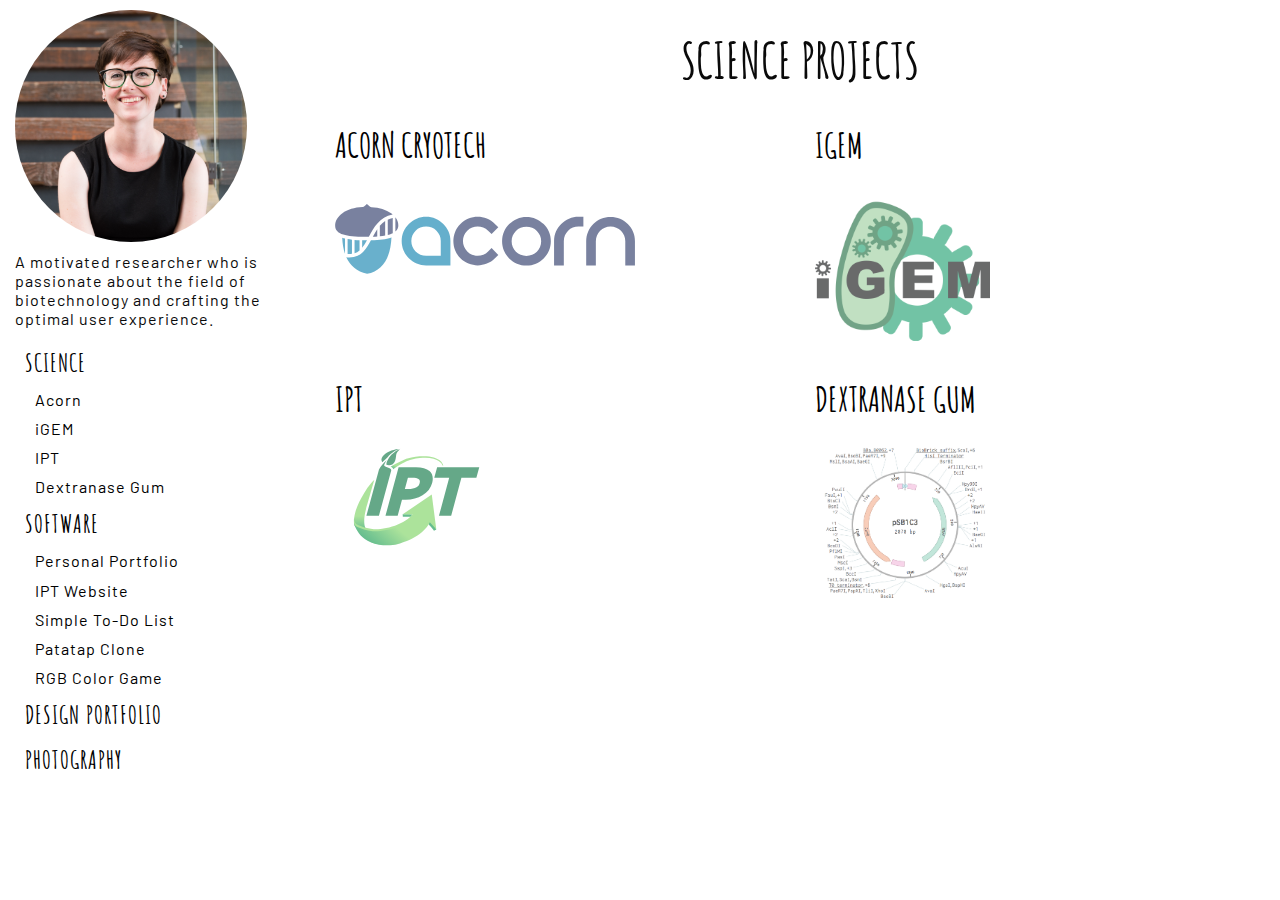
<file: science.html>
<!DOCTYPE html>

<html class="no-js" lang="en" dir="ltr">
  
  <head>
    <script async src="https://www.googletagmanager.com/gtag/js?id=UA-117603983-1"></script>
    <script>
      window.dataLayer = window.dataLayer || [];
      function gtag(){dataLayer.push(arguments);}
      gtag('js', new Date());
      gtag('config', 'UA-117603983-1');
    </script>
    <meta charset="utf-8">
    <meta http-equiv="x-ua-compatible" content="ie=edge">
    <meta name="viewport" content="width=device-width, initial-scale=1.0">
    <title>Science Projects | Erin Laidley</title>
    <link href="https://fonts.googleapis.com/css?family=Amatic+SC|Barlow" rel="stylesheet">
    <link rel="stylesheet" href="css/foundation.css">
    <link rel="stylesheet" href="css/foundation-icons.css">
    <link rel="stylesheet" href="css/app.css">
  </head>

  <body id="science-home">

    <div class="title-bar" data-responsive-toggle="sidebar" data-hide-for="medium">
      <button class="menu-icon" type="button" data-toggle></button>
      <div class="title-bar-title">Menu</div>
    </div>
    <div class="grid-x grid-padding-x">
      <div id="sidebar" class="small-12 medium-4 large-3 cell">
        <a href="index.html"><img id="header-img" src="assets/img/erin02.jpg"></a>
        <p>A motivated researcher who is passionate about the field of biotechnology and crafting the optimal user experience.</p>
        <ul class="no-bullet">
          <li><a href="science.html"><h3>Science</h3></a>
            <ul class="no-bullet">
              <li><a href="acorn.html">Acorn</a></li>
              <li><a href="igem.html">iGEM</a></li>
              <li><a href="ipt.html">IPT</a></li>
              <li><a href="dextranase.html">Dextranase Gum</a></li>
            </ul>
          </li>
          <li><a href="software.html"><h3>Software</h3></a>
            <ul class="no-bullet">
              <li><a href="portfolio.html">Personal Portfolio</a></li>
              <li><a href="ipt-site.html">IPT Website</a></li>
              <li><a href="to-do.html">Simple To-Do List</a></li>
              <li><a href="patatap.html">Patatap Clone</a></li>
              <li><a href="color-game.html">RGB Color Game</a></li>
            </ul>
          </li>
          <li><a href="https://www.behance.net/ERIN_LAIDLfb1b"><h3>Design Portfolio</h3></a></li>
          <li><a href="https://instagram.com/eclaidley"><h3>Photography</h3></a></li>
        </ul>
      </div>

      <div class="small-12 medium-8 large-9 cell">
        <h1 class="h1secondary">Science Projects</h1>
      	<div class="science-list">
      		<div class="grid-x grid-padding-x">
      			<div class="small-12 medium-6 cell">
      				<a href="acorn.html">
                <h2>Acorn Cryotech</h2>
      				  <img id="acorn" alt="Acorn Cryotech" src="assets/img/acorn-logo.svg" style="opacity: 0.6;">
              </a>
      			</div>
      			<div class="small-12 medium-6 cell">
      				<a href="igem.html">
                <h2>iGEM</h2>
      				  <img src="assets/img/igem-logo.png" alt="iGEM Competition" style="opacity: 0.6;">
              </a>
      			</div>
      			<div class="small-12 medium-6 cell">
      				<a href="ipt.html">
                <h2>IPT</h2>
        				<img src="assets/img/ipt-logo.svg" alt="Innovative Protein Technologies" style="opacity: 0.6;">
              </a>
      			</div>
      			<div class="small-12 medium-6 cell">
      				<a href="dextranase.html">
                <h2>Dextranase Gum</h2>
        				<img src="assets/img/plasmid.png" alt="Dextranase Gum" style="opacity: 0.6;">
              </a>
      			</div>
      		</div>
      	</div>
      </div>

    <script src="js/vendor/jquery.js"></script>
    <script src="js/vendor/what-input.js"></script>
    <script src="js/vendor/foundation.js"></script>
    <script src="js/app.js"></script>
  
  </body>
</html>
</file>
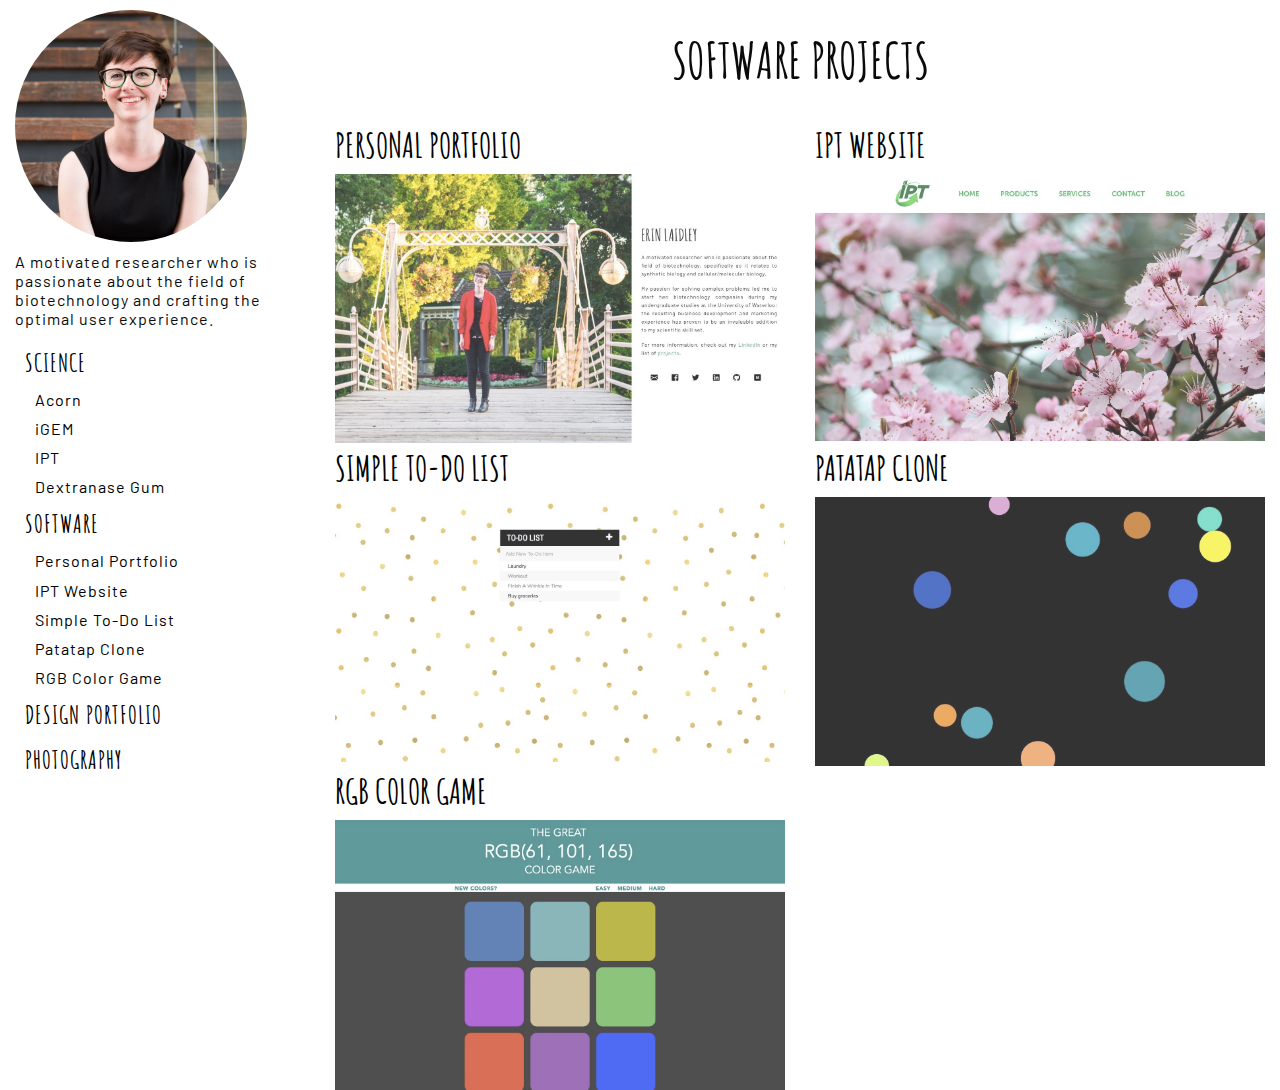
<file: software.html>
<!DOCTYPE html>

<html class="no-js" lang="en" dir="ltr">
  
  <head>
    <script async src="https://www.googletagmanager.com/gtag/js?id=UA-117603983-1"></script>
    <script>
      window.dataLayer = window.dataLayer || [];
      function gtag(){dataLayer.push(arguments);}
      gtag('js', new Date());
      gtag('config', 'UA-117603983-1');
    </script>
    <meta charset="utf-8">
    <meta http-equiv="x-ua-compatible" content="ie=edge">
    <meta name="viewport" content="width=device-width, initial-scale=1.0">
    <title>Software Projects | Erin Laidley</title>
    <link href="https://fonts.googleapis.com/css?family=Amatic+SC|Barlow" rel="stylesheet">
    <link rel="stylesheet" href="css/foundation.css">
    <link rel="stylesheet" href="css/foundation-icons.css">
    <link rel="stylesheet" href="css/app.css">
  </head>

  <body id="software-home">

    <div class="title-bar" data-responsive-toggle="sidebar" data-hide-for="medium">
      <button class="menu-icon" type="button" data-toggle></button>
      <div class="title-bar-title">Menu</div>
    </div>
    <div class="grid-x grid-padding-x">
      <div id="sidebar" class="small-12 medium-4 large-3 cell">
        <a href="index.html"><img id="header-img" src="assets/img/erin02.jpg"></a>
        <p>A motivated researcher who is passionate about the field of biotechnology and crafting the optimal user experience.</p>
        <ul class="no-bullet">
          <li><a href="science.html"><h3>Science</h3></a>
            <ul class="no-bullet">
              <li><a href="acorn.html">Acorn</a></li>
              <li><a href="igem.html">iGEM</a></li>
              <li><a href="ipt.html">IPT</a></li>
              <li><a href="dextranase.html">Dextranase Gum</a></li>
            </ul>
          </li>
          <li><a href="software.html"><h3>Software</h3></a>
            <ul class="no-bullet">
              <li><a href="portfolio.html">Personal Portfolio</a></li>
              <li><a href="ipt-site.html">IPT Website</a></li>
              <li><a href="to-do.html">Simple To-Do List</a></li>
              <li><a href="patatap.html">Patatap Clone</a></li>
              <li><a href="color-game.html">RGB Color Game</a></li>
            </ul>
          </li>
          <li><a href="https://www.behance.net/ERIN_LAIDLfb1b"><h3>Design Portfolio</h3></a></li>
          <li><a href="https://instagram.com/eclaidley"><h3>Photography</h3></a></li>
        </ul>
      </div>

      <div class="small-12 medium-8 large-9 cell">
        <h1 class="h1secondary">Software Projects</h1>
      	<div class="project-categories">
      		<div class="grid-x grid-padding-x">
      			<div class="small-12 medium-6 cell">
      				<a href="portfolio.html">
                <h2>Personal Portfolio</h2>
      				  <img src="assets/img/portfolio.jpeg" alt="Personal Portfolio" style="opacity: 0.8;">
              </a>
      			</div>
      			<div class="small-12 medium-6 cell">
      				<a href="ipt-site.html">
                <h2>IPT Website</h2>
      				  <img src="assets/img/ipt.jpeg" alt="IPT Website" style="opacity: 0.8;">
              </a>
      			</div>
      			<div class="small-12 medium-6 cell">
      				<a href="to-do.html">
                <h2>Simple To-Do List</h2>
        				<img src="assets/img/to-do.jpeg" alt="Simple To-Do List" style="opacity: 0.8;">
              </a>
      			</div>
      			<div class="small-12 medium-6 cell">
      				<a href="patatap.html">
                <h2>Patatap Clone</h2>
        				<img src="assets/img/patatap.jpeg" alt="Patatap clone" style="opacity: 0.8;">
              </a>
      			</div>
            <div class="small-12 medium-6 cell">
              <a href="color-game.html">
                <h2>RGB Color Game</h2>
                <img src="assets/img/color-game.jpeg" alt="Color Game" style="opacity: 0.8;">
              </a>
            </div>
      		</div>
      	</div>
      </div>

   	<script src="js/vendor/jquery.js"></script>
    <script src="js/vendor/what-input.js"></script>
    <script src="js/vendor/foundation.js"></script>
    <script src="js/app.js"></script>
  
  </body>
</html>
</file>
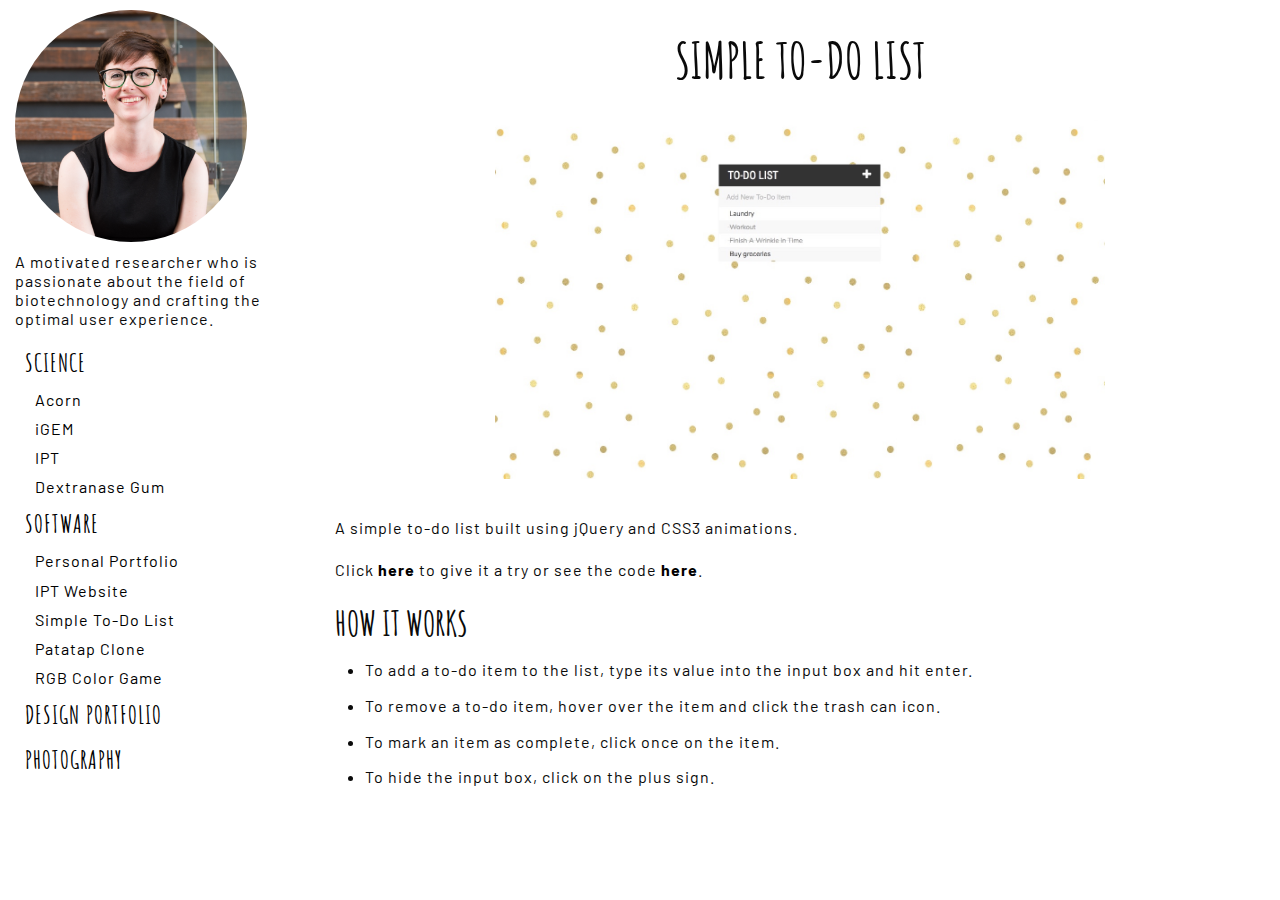
<file: to-do.html>
<!DOCTYPE html>

<html class="no-js" lang="en" dir="ltr">
  
  <head>
    <script async src="https://www.googletagmanager.com/gtag/js?id=UA-117603983-1"></script>
    <script>
      window.dataLayer = window.dataLayer || [];
      function gtag(){dataLayer.push(arguments);}
      gtag('js', new Date());
      gtag('config', 'UA-117603983-1');
    </script>
    <meta charset="utf-8">
    <meta http-equiv="x-ua-compatible" content="ie=edge">
    <meta name="viewport" content="width=device-width, initial-scale=1.0">
    <title>To-Do List | Software Projects | Erin Laidley</title>
    <link href="https://fonts.googleapis.com/css?family=Amatic+SC|Barlow" rel="stylesheet">
    <link rel="stylesheet" href="css/foundation.css">
    <link rel="stylesheet" href="css/foundation-icons.css">
    <link rel="stylesheet" href="css/app.css">
  </head>

  <body id="to-do-home">

    <div class="title-bar" data-responsive-toggle="sidebar" data-hide-for="medium">
      <button class="menu-icon" type="button" data-toggle></button>
      <div class="title-bar-title">Menu</div>
    </div>
    <div class="grid-x grid-padding-x">
      <div id="sidebar" class="small-12 medium-4 large-3 cell">
        <a href="index.html"><img id="header-img" src="assets/img/erin02.jpg"></a>
        <p>A motivated researcher who is passionate about the field of biotechnology and crafting the optimal user experience.</p>
        <ul class="no-bullet">
          <li><a href="science.html"><h3>Science</h3></a>
            <ul class="no-bullet">
              <li><a href="acorn.html">Acorn</a></li>
              <li><a href="igem.html">iGEM</a></li>
              <li><a href="ipt.html">IPT</a></li>
              <li><a href="dextranase.html">Dextranase Gum</a></li>
            </ul>
          </li>
          <li><a href="software.html"><h3>Software</h3></a>
            <ul class="no-bullet">
              <li><a href="portfolio.html">Personal Portfolio</a></li>
              <li><a href="ipt-site.html">IPT Website</a></li>
              <li><a href="to-do.html">Simple To-Do List</a></li>
              <li><a href="patatap.html">Patatap Clone</a></li>
              <li><a href="color-game.html">RGB Color Game</a></li>
            </ul>
          </li>
          <li><a href="https://www.behance.net/ERIN_LAIDLfb1b"><h3>Design Portfolio</h3></a></li>
          <li><a href="https://instagram.com/eclaidley"><h3>Photography</h3></a></li>
        </ul>
      </div>

      <div class="small-12 medium-8 large-9 cell">
        <h1 class="h1secondary">Simple To-Do List</h1>
        <div class="grid-container fluid">
          <div class="grid-x grid-padding-x">
            <div id="to-do-img" class="small-8 cell">
              <img src="assets/img/to-do.jpeg" alt="To-Do List Demo" style="opacity: 0.8;">
            </div>
            <div class="small-12 cell">
              <p>A simple to-do list built using jQuery and CSS3 animations.</p>
              <p>Click <strong><a href="https://eclaidley.github.io/simple-to-do-list/index.html">here</a></strong> to give it a try or see the code <strong><a href="https://github.com/eclaidley/simple-to-do-list">here</a></strong>.</p>
              <h2>How It Works</h2>
              <ul>
                <li>To add a to-do item to the list, type its value into the input box and hit enter.</li>
                <li>To remove a to-do item, hover over the item and click the trash can icon.</li>
                <li>To mark an item as complete, click once on the item.</li>
                <li>To hide the input box, click on the plus sign.</li>
              </ul>
             </div>
          </div>
        </div>
      </div>

    <script src="js/vendor/jquery.js"></script>
    <script src="js/vendor/what-input.js"></script>
    <script src="js/vendor/foundation.js"></script>
    <script src="js/app.js"></script>

  </body>
</html>
</file>
<file: css/app.css>
body {
	background-color: white;
}

#home-photo-container {
	height: 100vh;
	background-image: url("../assets/img/erin01.jpg");
	background-size: cover;
	background-position: top center;
}

#home-photo {
	height: 100%;
	width: 100vh;
}

h1,
h2,
h3 {
	font-weight: bold;
	text-transform: uppercase;
	font-family: 'Amatic SC', cursive;
}

#h1main {
	font-size: 50px;
	margin-top: 125px;
}

.h1secondary {
	text-align: center;
	margin-bottom: 25px;
}

h1 {
	font-size: 50px;
	margin-top: 25px;
}

#contact-social-icons i {
    color: black;
    font-size: 28px;
    display: inline-block;
    width: 46px;
    height: 46px;
    margin-right: 8px;
    margin-left: 4px;
    text-align: right;
}

#about-me {
	word-spacing: 3px;
	margin-top: 20px;
	margin-right: 25px;
}

p, 
li,
#contact-form,
#about-me {
	font-size: 16px;
	font-family: 'Barlow', sans-serif;
	letter-spacing: 1px;
}

#header-img {
	border-radius: 50%;
	width: 80%;
	padding-top: 10px;
	padding-bottom: 10px;
}

#sidebar p,
#sidebar ul {
	line-height: 1.2;
}

li {
	margin-left: 10px;
	margin-top: 10px;
}

h2 {
	font-size: 35px;
	margin-bottom: 5px;
}

h3 {
	font-size: 25px;
	margin-bottom: 5px;
}

a:hover {
	color: #79c6c8;
}

#patatap-img,
#to-do-img,
#color-game-img,
#ipt-img, 
#portfolio-img {
	margin-left: auto;
	margin-right: auto;
	padding-bottom: 36px;
}

.science-logo {
	margin-top: 60px;
	max-width: 300px;
}

.science-list img {
	max-width: 300px;
	max-height: 200px;
	padding-top: 10px;
	padding-bottom: 15px;
}

#acorn {
	padding-top: 30px;
}
</file>
